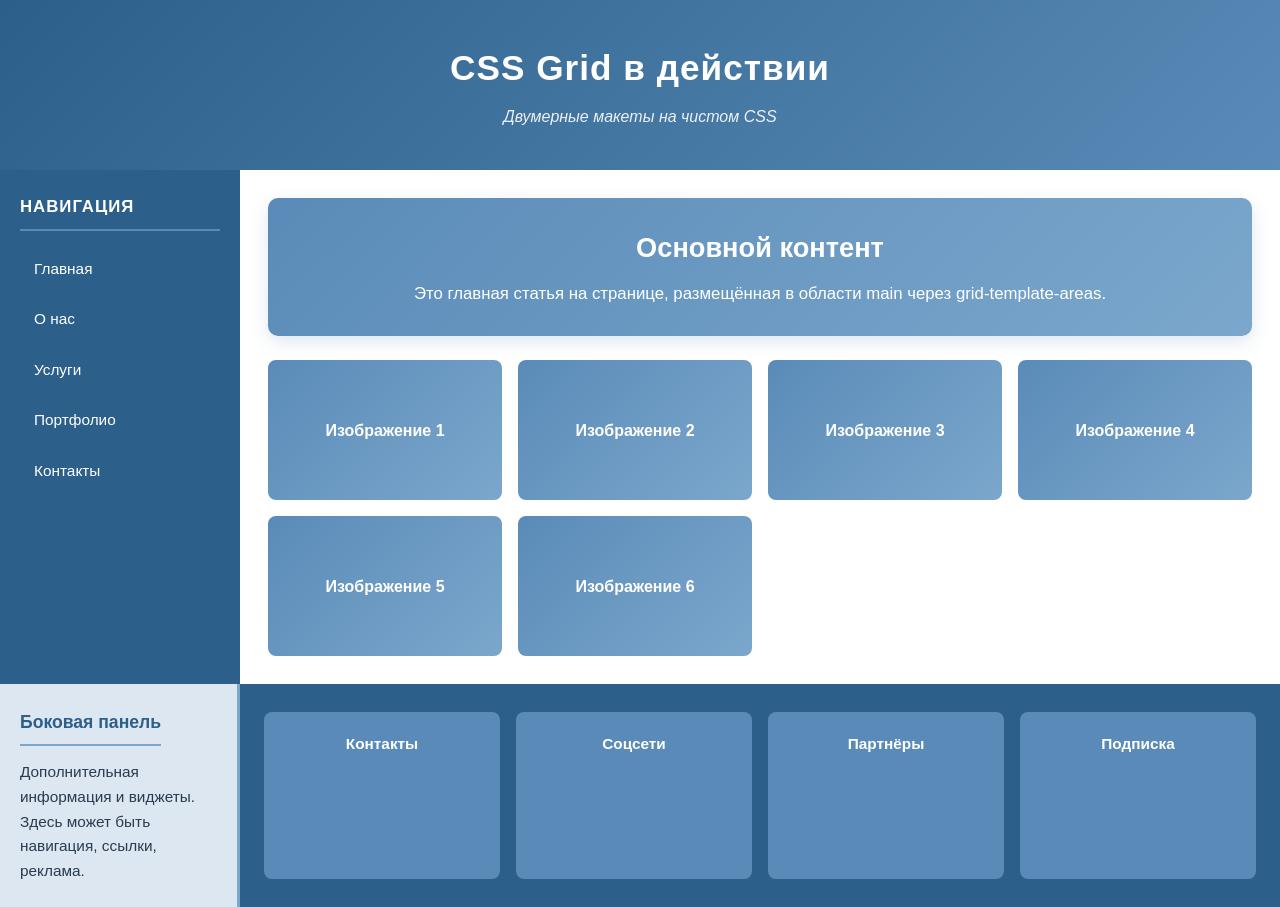
<file: css_grid_practice/index.html>
<!DOCTYPE html>
<html lang="ru">
<head>
    <meta charset="UTF-8">
    <meta name="viewport" content="width=device-width, initial-scale=1.0">
    <title>CSS Grid Layout</title>
    <link rel="stylesheet" href="reset.css">
    <link rel="stylesheet" href="styles.css">
</head>
<body>

    <div class="grid-container">

        <header class="header">
            <h1>CSS Grid в действии</h1>
            <p class="subtitle">Двумерные макеты на чистом CSS</p>
        </header>

        <nav class="navigation">
            <h2>Навигация</h2>
            <ul>
                <li><a href="#">Главная</a></li>
                <li><a href="#">О нас</a></li>
                <li><a href="#">Услуги</a></li>
                <li><a href="#">Портфолио</a></li>
                <li><a href="#">Контакты</a></li>
            </ul>
        </nav>

        <main class="main-content">
            <article class="featured">
                <h2>Основной контент</h2>
                <p>Это главная статья на странице, размещённая в области main через grid-template-areas.</p>
            </article>

            <section class="gallery">
                <div class="gallery-item">Изображение 1</div>
                <div class="gallery-item">Изображение 2</div>
                <div class="gallery-item">Изображение 3</div>
                <div class="gallery-item">Изображение 4</div>
                <div class="gallery-item">Изображение 5</div>
                <div class="gallery-item">Изображение 6</div>
            </section>
        </main>

        <aside class="sidebar">
            <h2>Боковая панель</h2>
            <p>Дополнительная информация и виджеты. Здесь может быть навигация, ссылки, реклама.</p>
        </aside>

        <footer class="footer">
            <div class="footer-section">Контакты</div>
            <div class="footer-section">Соцсети</div>
            <div class="footer-section">Партнёры</div>
            <div class="footer-section">Подписка</div>
        </footer>

    </div>

</body>
</html>
</file>
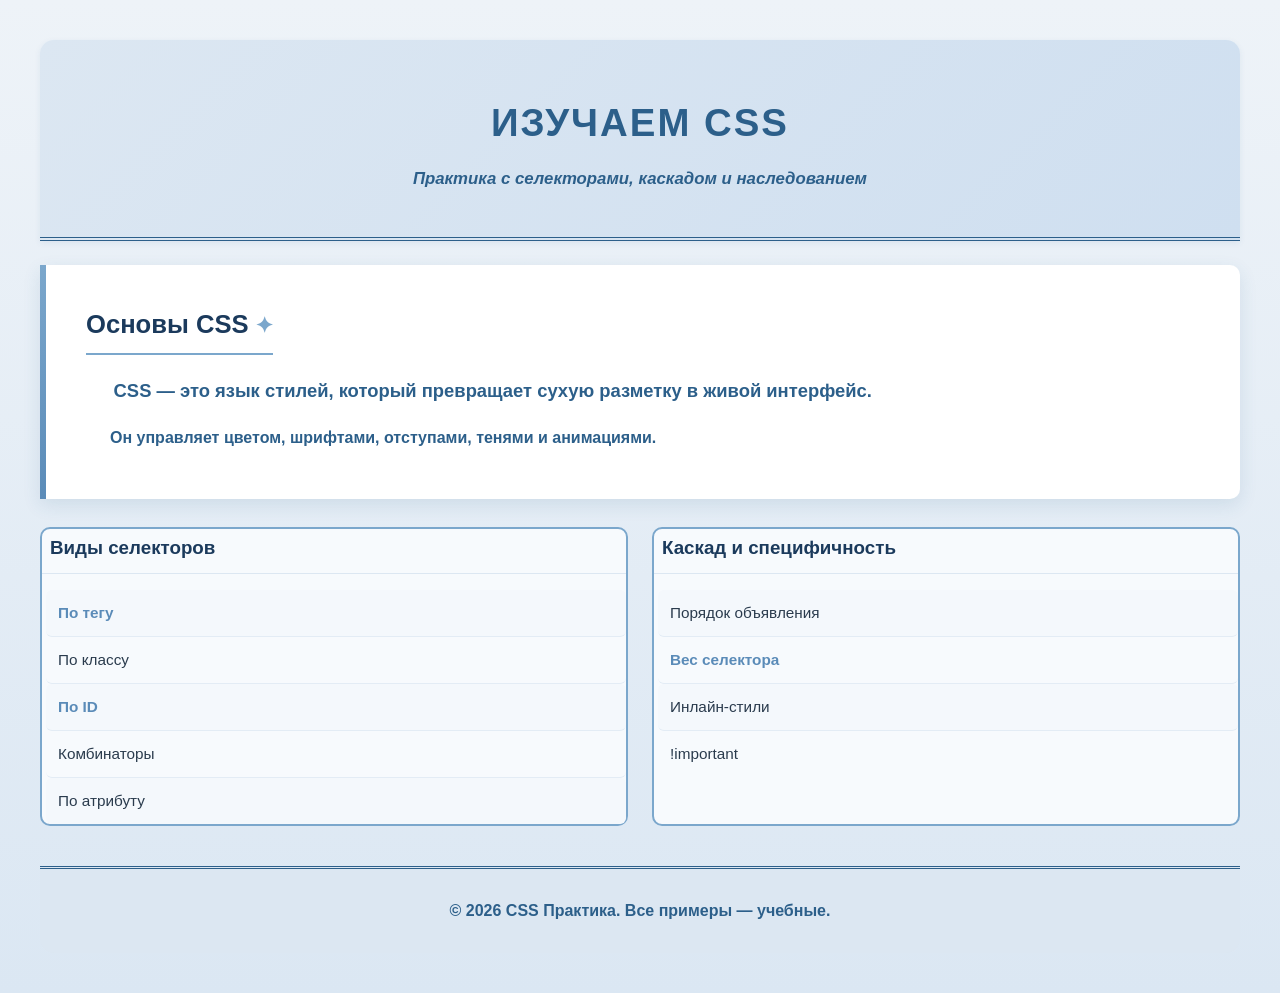
<file: css_practice/index.html>
<!DOCTYPE html>
<html lang="ru">
<head>
    <meta charset="UTF-8">
    <meta name="viewport" content="width=device-width, initial-scale=1.0">
    <title>CSS: Селекторы и каскад</title>
    <link rel="stylesheet" href="reset.css">
    <link rel="stylesheet" href="styles.css">
</head>
<body>

    <header class="main-header">
        <h1 id="site-title">Изучаем CSS</h1>
        <p class="subtitle">Практика с селекторами, каскадом и наследованием</p>
    </header>

    <main class="content">
        <article class="post featured-post">
            <h2>Основы CSS</h2>
            <p class="intro">CSS — это язык стилей, который превращает сухую разметку в живой интерфейс.</p>
            <p>Он управляет цветом, шрифтами, отступами, тенями и анимациями.</p>
        </article>

        <section class="examples">
            <div class="card">
                <h3>Виды селекторов</h3>
                <ul>
                    <li class="important">По тегу</li>
                    <li>По классу</li>
                    <li class="important">По ID</li>
                    <li>Комбинаторы</li>
                    <li>По атрибуту</li>
                </ul>
            </div>
            <div class="card">
                <h3>Каскад и специфичность</h3>
                <ul>
                    <li>Порядок объявления</li>
                    <li class="important">Вес селектора</li>
                    <li>Инлайн-стили</li>
                    <li>!important</li>
                </ul>
            </div>
        </section>
    </main>

    <footer class="main-footer">
        <p>&copy; 2026 CSS Практика. Все примеры — учебные.</p>
    </footer>

</body>
</html>
</file>
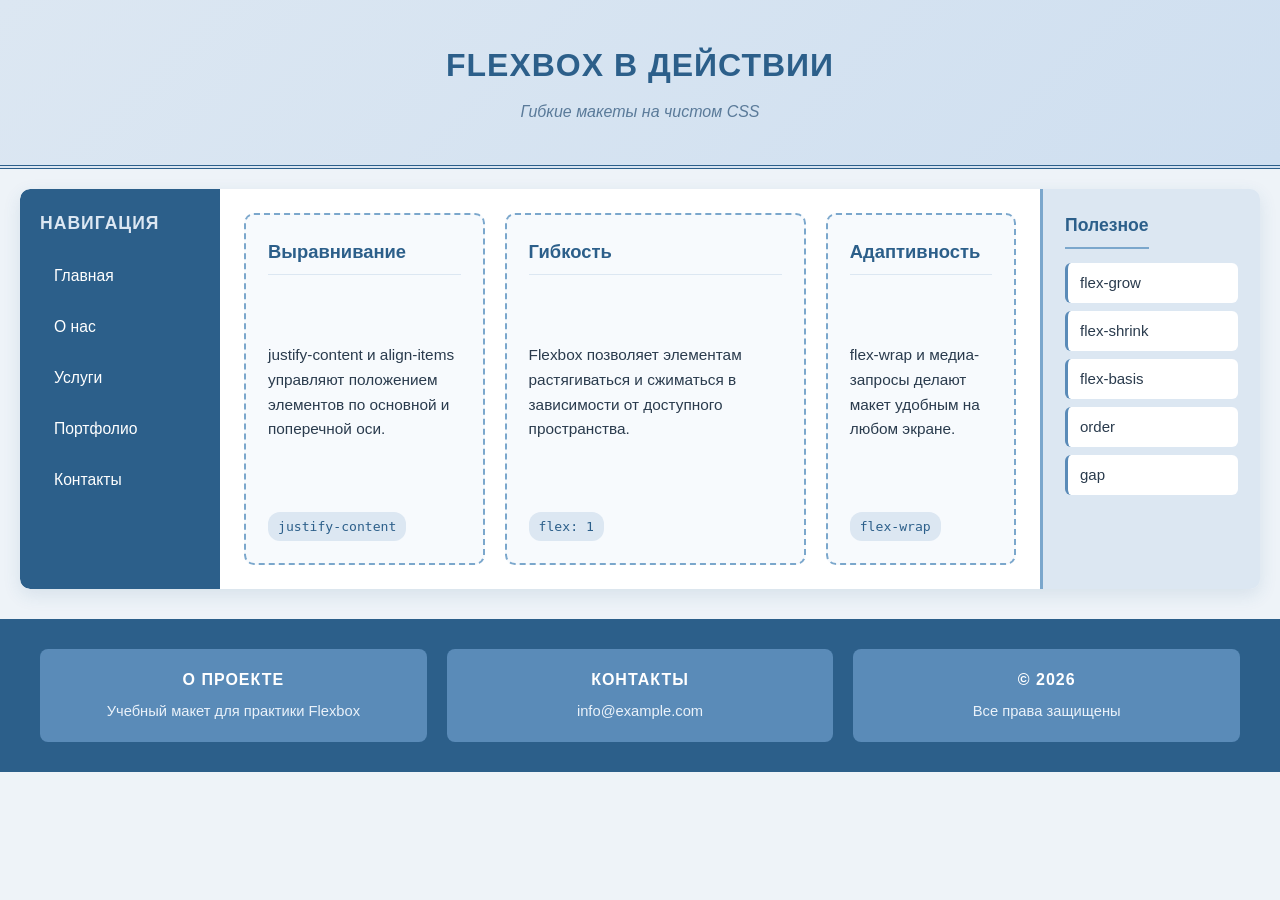
<file: flexbox_practice/index.html>
<!DOCTYPE html>
<html lang="ru">
<head>
    <meta charset="UTF-8">
    <meta name="viewport" content="width=device-width, initial-scale=1.0">
    <title>Flexbox Layout</title>
    <link rel="stylesheet" href="reset.css">
    <link rel="stylesheet" href="styles.css">
</head>
<body>

    <header class="header">
        <h1>Flexbox в действии</h1>
        <p class="subtitle">Гибкие макеты на чистом CSS</p>
    </header>

    <main class="main">
        <nav class="navigation">
            <h2>Навигация</h2>
            <ul>
                <li><a href="#">Главная</a></li>
                <li><a href="#">О нас</a></li>
                <li><a href="#">Услуги</a></li>
                <li><a href="#">Портфолио</a></li>
                <li><a href="#">Контакты</a></li>
            </ul>
        </nav>

        <section class="content">
            <article class="card">
                <h3>Гибкость</h3>
                <p>Flexbox позволяет элементам растягиваться и сжиматься в зависимости от доступного пространства.</p>
                <span class="tag">flex: 1</span>
            </article>

            <article class="card">
                <h3>Выравнивание</h3>
                <p>justify-content и align-items управляют положением элементов по основной и поперечной оси.</p>
                <span class="tag">justify-content</span>
            </article>

            <article class="card">
                <h3>Адаптивность</h3>
                <p>flex-wrap и медиа-запросы делают макет удобным на любом экране.</p>
                <span class="tag">flex-wrap</span>
            </article>
        </section>

        <aside class="sidebar">
            <h3>Полезное</h3>
            <ul>
                <li>flex-grow</li>
                <li>flex-shrink</li>
                <li>flex-basis</li>
                <li>order</li>
                <li>gap</li>
            </ul>
        </aside>
    </main>

    <footer class="footer">
        <div class="footer-content">
            <div class="footer-section">
                <h4>О проекте</h4>
                <p>Учебный макет для практики Flexbox</p>
            </div>
            <div class="footer-section">
                <h4>Контакты</h4>
                <p>info@example.com</p>
            </div>
            <div class="footer-section">
                <h4>© 2026</h4>
                <p>Все права защищены</p>
            </div>
        </div>
    </footer>

</body>
</html>
</file>
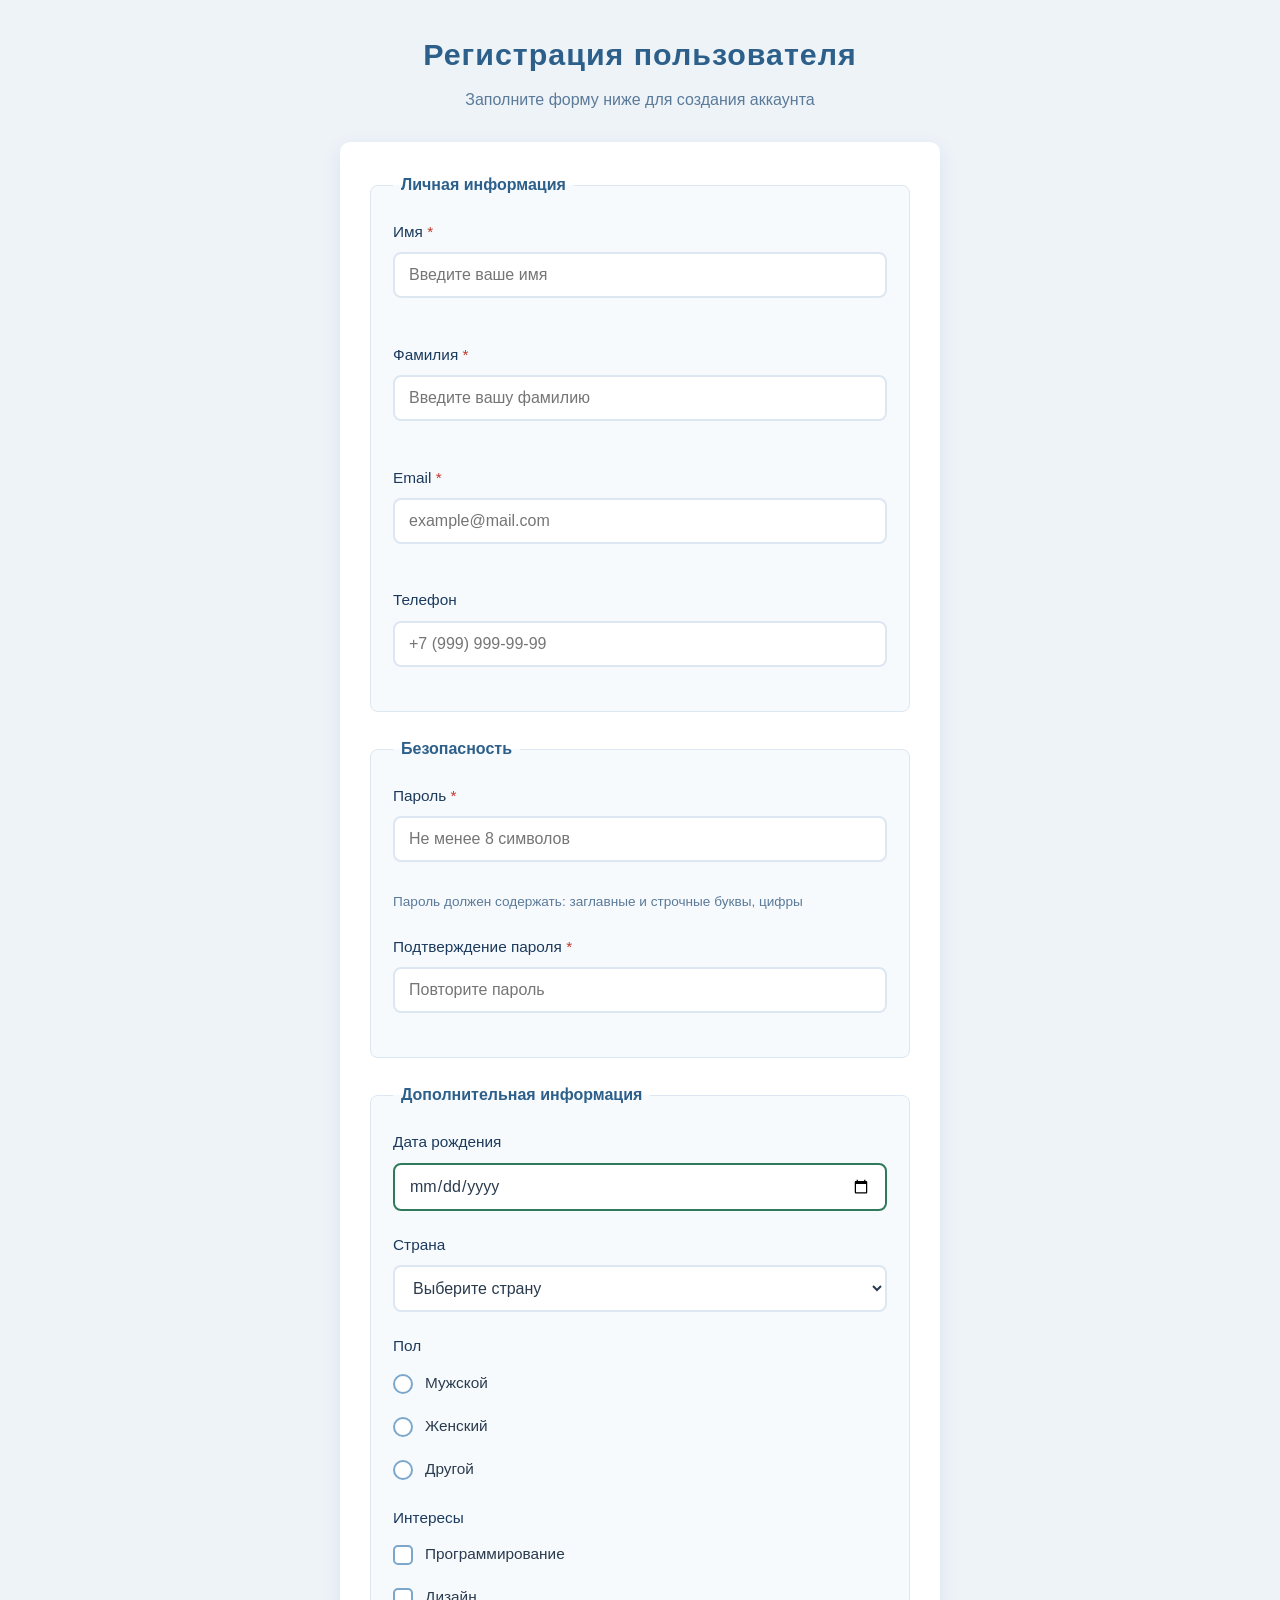
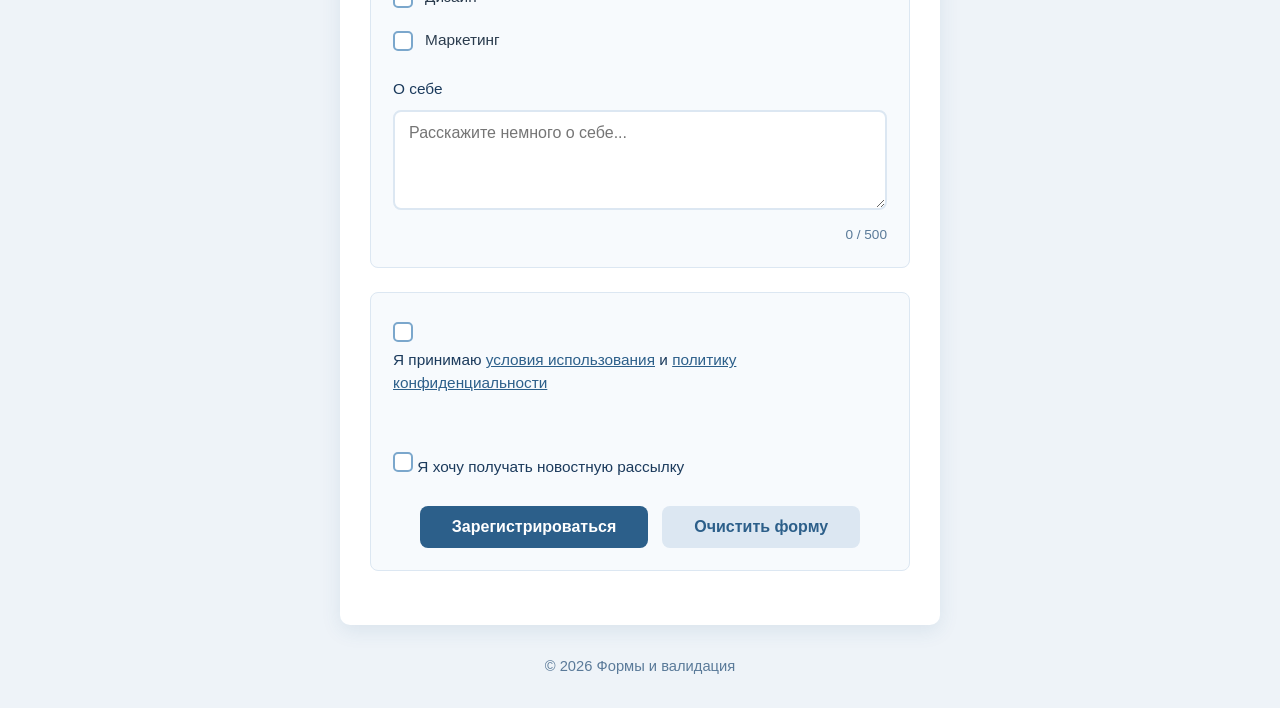
<file: forms_validation/index.html>
<!DOCTYPE html>
<html lang="ru">
<head>
    <meta charset="UTF-8">
    <meta name="viewport" content="width=device-width, initial-scale=1.0">
    <title>Вёрстка и валидация форм</title>
    <link rel="stylesheet" href="reset.css">
    <link rel="stylesheet" href="styles.css">
</head>
<body>

    <div class="container">
        <header class="header">
            <h1>Регистрация пользователя</h1>
            <p>Заполните форму ниже для создания аккаунта</p>
        </header>

        <main class="main">
            <form class="registration-form" id="registrationForm" novalidate>

                <fieldset class="form-section">
                    <legend>Личная информация</legend>

                    <div class="form-group">
                        <label for="firstName" class="required">Имя</label>
                        <input type="text" id="firstName" name="firstName" required
                               minlength="2" maxlength="50"
                               placeholder="Введите ваше имя">
                        <span class="error-message" id="firstNameError"></span>
                    </div>

                    <div class="form-group">
                        <label for="lastName" class="required">Фамилия</label>
                        <input type="text" id="lastName" name="lastName" required
                               minlength="2" maxlength="50"
                               placeholder="Введите вашу фамилию">
                        <span class="error-message" id="lastNameError"></span>
                    </div>

                    <div class="form-group">
                        <label for="email" class="required">Email</label>
                        <input type="email" id="email" name="email" required
                               placeholder="example@mail.com">
                        <span class="error-message" id="emailError"></span>
                    </div>

                    <div class="form-group">
                        <label for="phone">Телефон</label>
                        <input type="tel" id="phone" name="phone"
                               pattern="\+7\s?\(\d{3}\)\s?\d{3}-\d{2}-\d{2}"
                               placeholder="+7 (999) 999-99-99">
                        <span class="error-message" id="phoneError"></span>
                    </div>
                </fieldset>

                <fieldset class="form-section">
                    <legend>Безопасность</legend>

                    <div class="form-group">
                        <label for="password" class="required">Пароль</label>
                        <input type="password" id="password" name="password" required
                               minlength="8" pattern="(?=.*[a-z])(?=.*[A-Z])(?=.*\d).+"
                               placeholder="Не менее 8 символов">
                        <span class="error-message" id="passwordError"></span>
                        <div class="password-requirements">
                            Пароль должен содержать: заглавные и строчные буквы, цифры
                        </div>
                    </div>

                    <div class="form-group">
                        <label for="confirmPassword" class="required">Подтверждение пароля</label>
                        <input type="password" id="confirmPassword" name="confirmPassword" required
                               placeholder="Повторите пароль">
                        <span class="error-message" id="confirmPasswordError"></span>
                    </div>
                </fieldset>

                <fieldset class="form-section">
                    <legend>Дополнительная информация</legend>

                    <div class="form-group">
                        <label for="birthDate">Дата рождения</label>
                        <input type="date" id="birthDate" name="birthDate"
                               min="1900-01-01" max="2026-12-31">
                    </div>

                    <div class="form-group">
                        <label for="country">Страна</label>
                        <select id="country" name="country">
                            <option value="">Выберите страну</option>
                            <option value="ru">Россия</option>
                            <option value="kz">Казахстан</option>
                            <option value="by">Беларусь</option>
                            <option value="other">Другая</option>
                        </select>
                    </div>

                    <div class="form-group">
                        <span class="group-label">Пол</span>
                        <div class="radio-group">
                            <label class="option-label">
                                <input type="radio" name="gender" value="male">
                                <span class="option-box"></span>
                                <span class="option-text">Мужской</span>
                            </label>
                            <label class="option-label">
                                <input type="radio" name="gender" value="female">
                                <span class="option-box"></span>
                                <span class="option-text">Женский</span>
                            </label>
                            <label class="option-label">
                                <input type="radio" name="gender" value="other">
                                <span class="option-box"></span>
                                <span class="option-text">Другой</span>
                            </label>
                        </div>
                    </div>

                    <div class="form-group">
                        <span class="group-label">Интересы</span>
                        <div class="checkbox-group">
                            <label class="option-label">
                                <input type="checkbox" name="interests" value="programming">
                                <span class="option-box"></span>
                                <span class="option-text">Программирование</span>
                            </label>
                            <label class="option-label">
                                <input type="checkbox" name="interests" value="design">
                                <span class="option-box"></span>
                                <span class="option-text">Дизайн</span>
                            </label>
                            <label class="option-label">
                                <input type="checkbox" name="interests" value="marketing">
                                <span class="option-box"></span>
                                <span class="option-text">Маркетинг</span>
                            </label>
                        </div>
                    </div>

                    <div class="form-group">
                        <label for="bio">О себе</label>
                        <textarea id="bio" name="bio" rows="4"
                                  placeholder="Расскажите немного о себе..."
                                  maxlength="500"></textarea>
                        <div class="char-counter">
                            <span id="charCount">0</span> / 500
                        </div>
                    </div>
                </fieldset>

                <div class="form-section">
                    <div class="form-group">
                        <label class="option-label option-label--block">
                            <input type="checkbox" id="terms" name="terms" required>
                            <span class="option-box"></span>
                            <span class="option-text">
                                Я принимаю <a href="#">условия использования</a> и
                                <a href="#">политику конфиденциальности</a>
                            </span>
                        </label>
                        <span class="error-message" id="termsError"></span>
                    </div>

                    <div class="form-group">
                        <label class="option-label option-label--block">
                            <input type="checkbox" id="newsletter" name="newsletter">
                            <span class="option-box"></span>
                            <span class="option-text">Я хочу получать новостную рассылку</span>
                        </label>
                    </div>

                    <div class="form-actions">
                        <button type="submit" class="btn btn-primary">Зарегистрироваться</button>
                        <button type="reset" class="btn btn-secondary">Очистить форму</button>
                    </div>
                </div>

            </form>
        </main>

        <footer class="footer">
            <p>&copy; 2026 Формы и валидация</p>
        </footer>
    </div>

    <script src="script.js"></script>

</body>
</html>
</file>
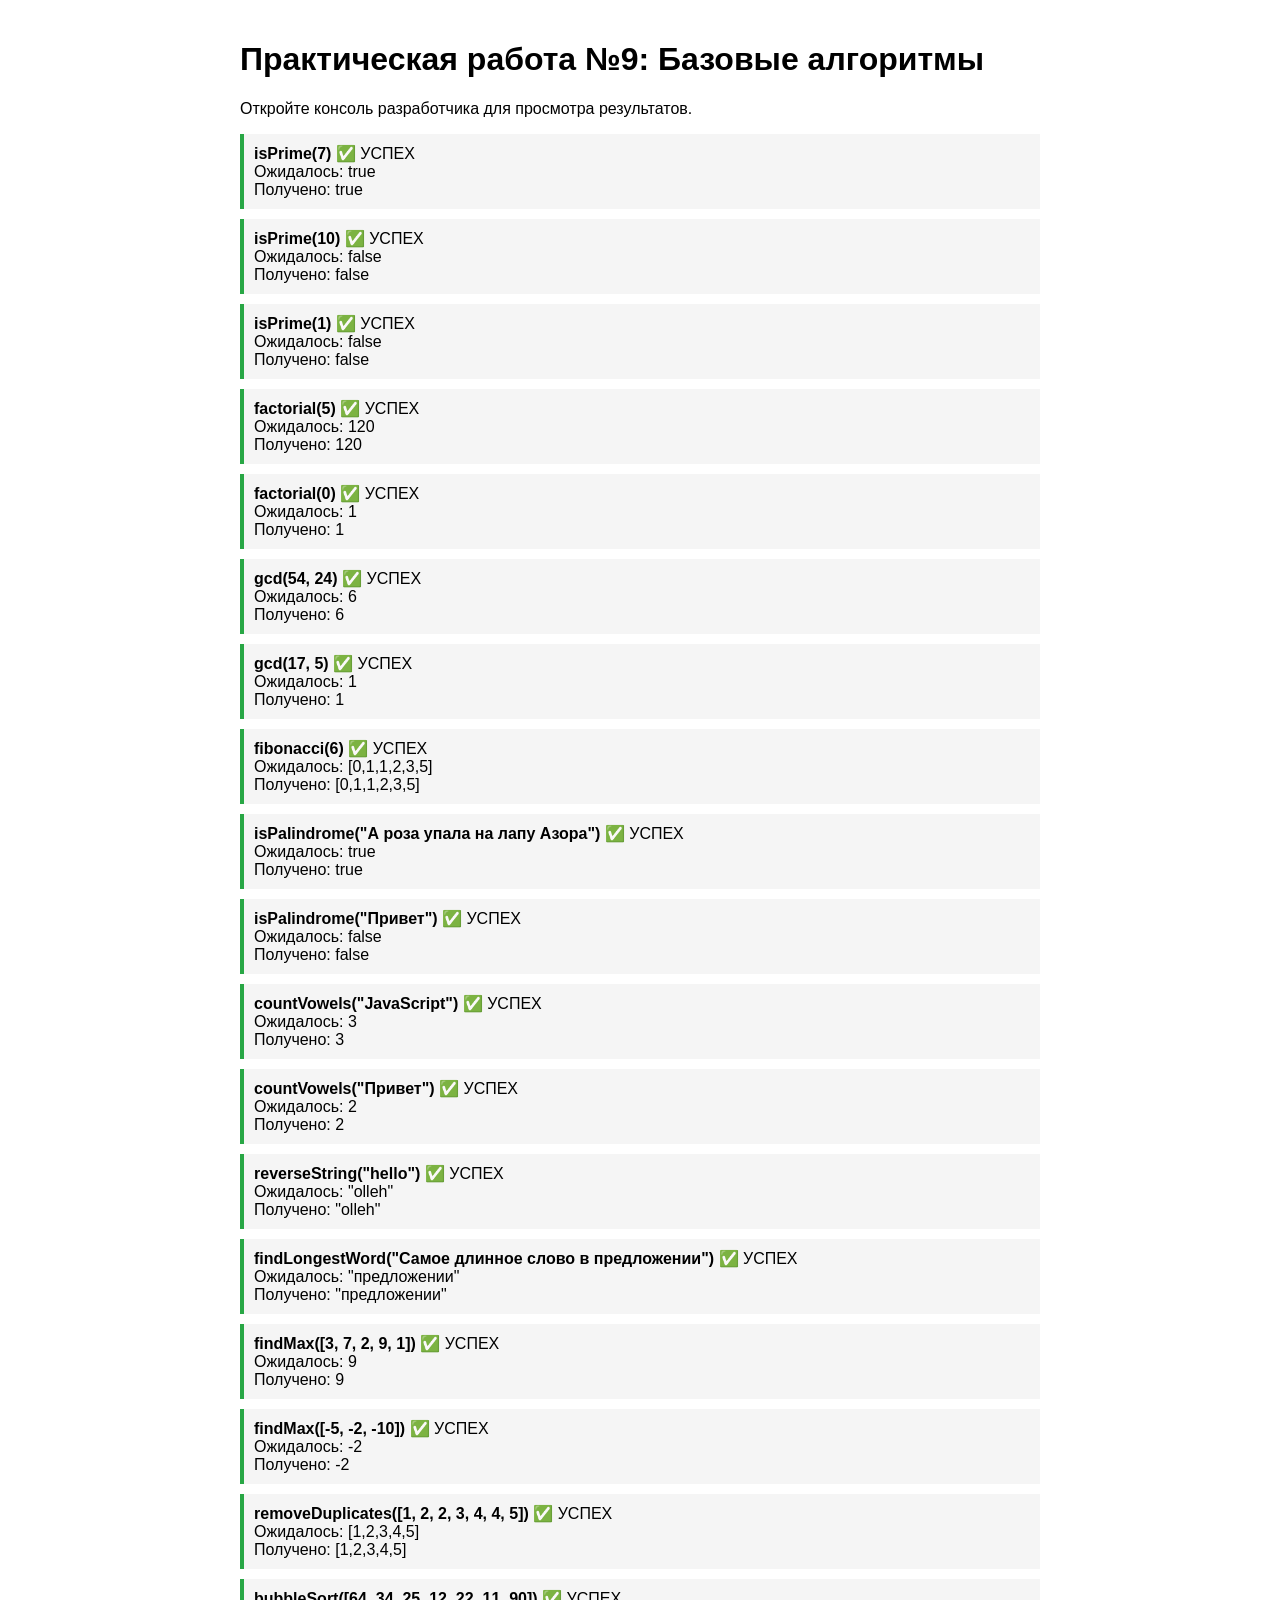
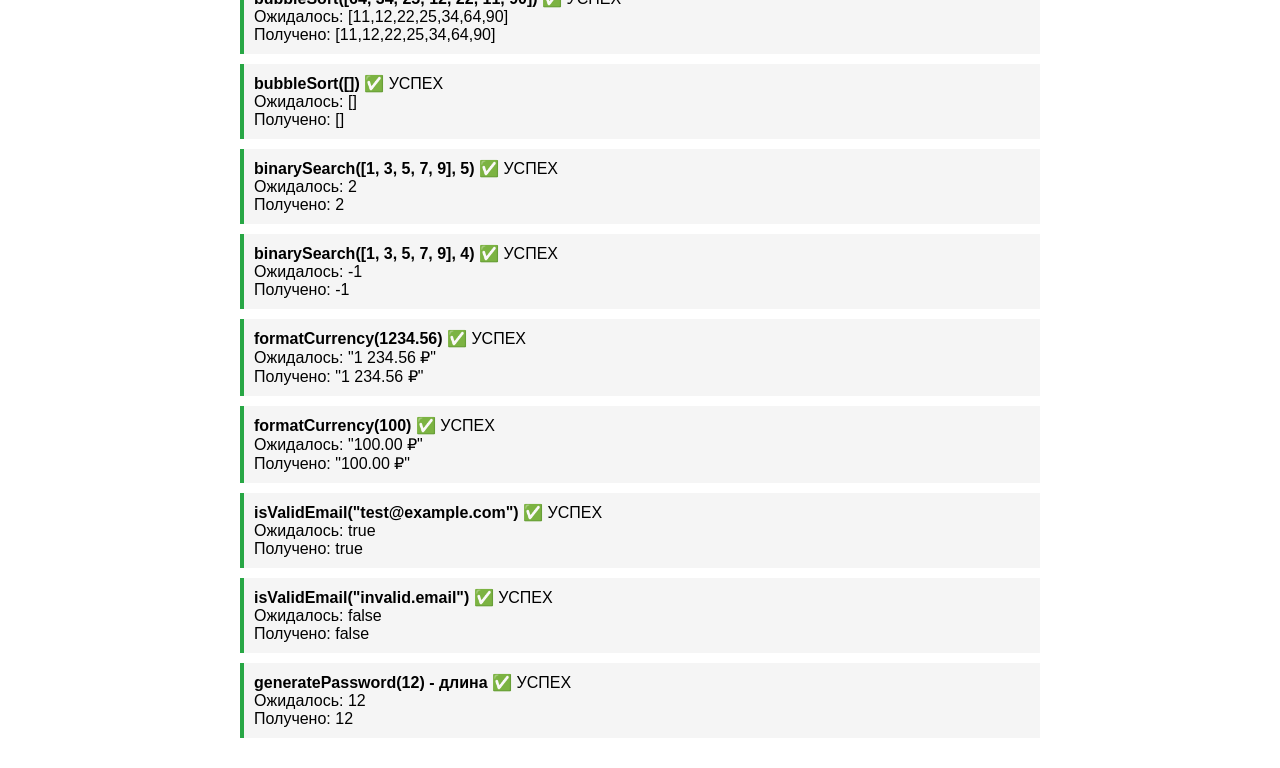
<file: js_algorithms/index.html>
<!DOCTYPE html>
<html lang="ru">
<head>
    <meta charset="UTF-8">
    <meta name="viewport" content="width=device-width, initial-scale=1.0">
    <title>JavaScript: Базовые алгоритмы</title>
    <style>
        body {
            font-family: Arial, sans-serif;
            max-width: 800px;
            margin: 0 auto;
            padding: 20px;
        }
        .test-result {
            margin: 10px 0;
            padding: 10px;
            border-left: 4px solid #007acc;
            background: #f5f5f5;
        }
        .success { border-color: #28a745; }
        .error { border-color: #dc3545; }
    </style>
</head>
<body>
    <h1>Практическая работа №9: Базовые алгоритмы</h1>
    <p>Откройте консоль разработчика для просмотра результатов.</p>
    <div id="testResults"></div>

    <script src="algorithms.js"></script>
    <script src="tests.js"></script>
</body>
</html>
</file>
<file: css_grid_practice/styles.css>
/* =============================
   Переменные
   ============================= */
:root {
    --accent: #2c5f8a;
    --accent-2: #5a8bb8;
    --accent-3: #7ba7cc;
    --accent-soft: #dce7f2;

    --bg-page: #eef3f8;
    --bg-card: #f7fafd;
    --bg-white: #ffffff;

    --text-main: #2a3b4d;
    --text-soft: #5a7a99;
    --text-heading: #1b3a5c;

    --radius: 10px;
    --transition: 0.3s ease;
}

/* =============================
   Grid-контейнер
   ============================= */
.grid-container {
    display: grid;
    grid-template-areas:
        "header header"
        "nav main"
        "sidebar footer";
    grid-template-rows: auto 1fr auto;
    grid-template-columns: 240px 1fr;
    min-height: 100vh;
    gap: 0;
}

/* =============================
   Шапка
   ============================= */
.header {
    grid-area: header;
    background: linear-gradient(135deg, #2c5f8a 0%, #5a8bb8 100%);
    color: white;
    padding: 40px 30px;
    text-align: center;
}

.header h1 {
    font-size: 2.2em;
    margin-bottom: 8px;
    letter-spacing: 1px;
}

.header .subtitle {
    font-style: italic;
    opacity: 0.9;
    font-size: 1em;
}

/* =============================
   Навигация
   ============================= */
.navigation {
    grid-area: nav;
    background-color: var(--accent);
    color: white;
    padding: 24px 20px;
}

.navigation h2 {
    margin-bottom: 16px;
    font-size: 1.05em;
    text-transform: uppercase;
    letter-spacing: 1px;
    border-bottom: 2px solid var(--accent-2);
    padding-bottom: 8px;
}

.navigation ul {
    display: flex;
    flex-direction: column;
    gap: 6px;
}

.navigation a {
    display: block;
    color: white;
    padding: 10px 14px;
    border-radius: 6px;
    font-size: 0.96em;
    transition: background-color var(--transition), padding-left var(--transition);
}

.navigation a:hover {
    background-color: var(--accent-2);
    padding-left: 20px;
}

/* =============================
   Основной контент (вложенный Grid)
   ============================= */
.main-content {
    grid-area: main;
    display: grid;
    grid-template-rows: auto 1fr;
    gap: 24px;
    padding: 28px;
    background-color: var(--bg-white);
}

/* Featured статья */
.featured {
    background: linear-gradient(135deg, #5a8bb8 0%, #7ba7cc 100%);
    color: white;
    padding: 28px;
    border-radius: var(--radius);
    text-align: center;
    box-shadow: 0 6px 18px rgba(44, 95, 138, 0.15);
}

.featured h2 {
    font-size: 1.7em;
    margin-bottom: 12px;
}

.featured p {
    font-size: 1.05em;
    line-height: 1.6;
}

/* Галерея как Grid */
.gallery {
    display: grid;
    grid-template-columns: repeat(auto-fit, minmax(200px, 1fr));
    gap: 16px;
    align-items: start;
}

.gallery-item {
    background: linear-gradient(135deg, var(--accent-2) 0%, var(--accent-3) 100%);
    color: white;
    padding: 24px;
    border-radius: 8px;
    display: flex;
    align-items: center;
    justify-content: center;
    font-weight: 600;
    min-height: 140px;
    transition: transform var(--transition), box-shadow var(--transition);
    cursor: pointer;
}

.gallery-item:hover {
    transform: translateY(-4px);
    box-shadow: 0 10px 22px rgba(44, 95, 138, 0.25);
}

/* =============================
   Боковая панель
   ============================= */
.sidebar {
    grid-area: sidebar;
    background-color: var(--accent-soft);
    padding: 24px 20px;
    border-right: 3px solid var(--accent-3);
}

.sidebar h2 {
    color: var(--accent);
    font-size: 1.1em;
    margin-bottom: 14px;
    border-bottom: 2px solid var(--accent-3);
    padding-bottom: 8px;
    display: inline-block;
}

.sidebar p {
    color: var(--text-main);
    font-size: 0.96em;
    line-height: 1.6;
}

/* =============================
   Футер как Grid
   ============================= */
.footer {
    grid-area: footer;
    display: grid;
    grid-template-columns: repeat(4, 1fr);
    gap: 16px;
    background-color: var(--accent);
    color: white;
    padding: 28px 24px;
}

.footer-section {
    background-color: var(--accent-2);
    padding: 20px 14px;
    border-radius: 8px;
    text-align: center;
    font-size: 0.96em;
    font-weight: 600;
    transition: background-color var(--transition);
}

.footer-section:hover {
    background-color: var(--accent-3);
}

/* =============================
   Адаптивность
   ============================= */
@media (max-width: 1024px) {
    .grid-container {
        grid-template-areas:
            "header header"
            "nav nav"
            "main main"
            "sidebar sidebar"
            "footer footer";
        grid-template-columns: 1fr;
    }

    .navigation ul {
        flex-direction: row;
        flex-wrap: wrap;
        justify-content: center;
        gap: 6px;
    }

    .gallery {
        grid-template-columns: repeat(auto-fit, minmax(160px, 1fr));
    }

    .footer {
        grid-template-columns: repeat(2, 1fr);
    }
}

@media (max-width: 480px) {
    .header {
        padding: 26px 16px;
    }

    .header h1 {
        font-size: 1.5em;
    }

    .main-content {
        padding: 18px;
        gap: 16px;
    }

    .featured {
        padding: 20px;
    }

    .featured h2 {
        font-size: 1.3em;
    }

    .gallery {
        grid-template-columns: 1fr;
    }

    .footer {
        grid-template-columns: 1fr;
        padding: 20px 16px;
    }

    .navigation,
    .sidebar {
        padding: 18px 14px;
    }
}
</file>
<file: css_practice/styles.css>
/* =============================
   CSS-переменные
   ============================= */
:root {
    --bg-page: #eef3f8;
    --bg-card: #ffffff;
    --bg-soft: #dce7f2;

    --text-main: #2a3b4d;
    --text-soft: #5a7a99;
    --text-heading: #1b3a5c;

    --accent: #2c5f8a;
    --accent-2: #5a8bb8;
    --accent-3: #7ba7cc;
    --accent-4: #3a6f9c;

    --radius-sm: 6px;
    --radius-md: 10px;
    --radius-lg: 14px;

    --shadow-sm: 0 2px 6px rgba(44, 95, 138, 0.08);
    --shadow-md: 0 6px 18px rgba(44, 95, 138, 0.12);
    --shadow-lg: 0 12px 28px rgba(44, 95, 138, 0.18);

    --transition: 0.3s ease;
}

/* =============================
   Базовые селекторы
   ============================= */
body {
    font-family: 'Segoe UI', 'Helvetica Neue', Arial, sans-serif;
    line-height: 1.7;
    color: var(--text-main);
    background: linear-gradient(180deg, var(--bg-page) 0%, #dbe7f3 100%);
    padding: 40px 40px;
    min-height: 100vh;
}

h1 {
    color: var(--text-heading);
    letter-spacing: 1px;
    line-height: 1.3;
}

h2,
h3 {
    color: var(--text-heading);
}

h2 {
    font-size: 1.6em;
    border-bottom: 2px solid var(--accent-3);
    padding-bottom: 10px;
    margin-top: 6px;
    margin-bottom: 20px;
    display: inline-block;
    line-height: 1.4;
}

h3 {
    font-size: 1.25em;
    border-bottom: 1px solid var(--bg-soft);
    padding: 0 4px 12px 8px;
    margin: 6px 0 16px 0;
    line-height: 1.4;
}

/* Шапка */
.main-header {
    background: linear-gradient(135deg, #dce7f2 0%, #cfdff0 100%);
    padding: 50px 40px 40px;
    border-radius: var(--radius-lg) var(--radius-lg) 0 0;
    border-bottom: 4px double var(--accent);
    text-align: center;
    box-shadow: var(--shadow-sm);
    transition: background-color var(--transition);
}

.subtitle {
    font-style: italic;
    color: var(--text-soft);
    font-size: 1.05em;
    margin-top: 12px;
    margin-bottom: 4px;
    line-height: 1.6;
}

#site-title {
    text-align: center;
    margin-top: 8px;
    margin-bottom: 18px;
    font-size: 2.4em;
    text-transform: uppercase;
    color: var(--accent);
    letter-spacing: 2px;
    line-height: 1.3;
}

/* =============================
   Комбинированные селекторы
   ============================= */
.content > article {
    background-color: var(--bg-card);
    padding: 36px 40px 32px;
    margin: 24px 0;
    border-left: 6px solid var(--accent-3);
    border-radius: 0 var(--radius-md) var(--radius-md) 0;
    box-shadow: var(--shadow-md);
    position: relative;
}

.content > article::before {
    content: "";
    position: absolute;
    top: 0;
    left: -6px;
    width: 6px;
    height: 100%;
    background: linear-gradient(180deg, var(--accent-3), var(--accent-2));
}

.post p {
    margin-bottom: 16px;
    text-indent: 1.5em;
    color: var(--text-main);
    line-height: 1.7;
}

h2 + p {
    font-weight: bold;
    font-size: 1.12em;
    color: var(--accent);
    margin-bottom: 18px;
}

/* =============================
   Карточки и списки
   ============================= */
.card {
    border: 2px dashed var(--accent-3);
    padding: 26px 28px 18px 32px;
    border-radius: var(--radius-md);
    background-color: #f7fafd;
    transition: transform var(--transition), box-shadow var(--transition),
                border-color var(--transition);
    display: flex;
    flex-direction: column;
}

ul {
    display: flex;
    flex-direction: column;
    gap: 0;
    margin: 0;
    padding-left: 4px;
}

ul li {
    color: var(--text-main);
    font-size: 1.02em;
    padding: 10px 8px 10px 12px;
    border-bottom: 1px solid #e3ecf5;
    border-radius: var(--radius-sm);
    transition: background-color var(--transition), color var(--transition);
}

ul li:last-child {
    border-bottom: none;
}

/* =============================
   Каскад
   ============================= */
p {
    color: var(--text-main);
    font-size: 16px;
}

.featured-post .intro {
    color: var(--accent);
    font-size: 1.15em;
    font-weight: 600;
    margin-bottom: 18px;
}

/* =============================
   Специфичность
   ============================= */
.important {
    color: var(--accent);
    font-weight: bold;
}

li.important {
    color: var(--accent-4);
    font-weight: 600;
}

ul li.important {
    color: var(--accent-2) !important;
}

/* =============================
   Наследование
   ============================= */
.card {
    border: 2px solid var(--accent-3);
    padding: inherit;
}

.examples {
    font-size: 15px;
    font-weight: normal;
    display: grid;
    grid-template-columns: repeat(auto-fit, minmax(280px, 1fr));
    gap: 24px;
    margin-top: 28px;
    align-items: stretch;
}

/* =============================
   Псевдоклассы и псевдоэлементы
   ============================= */
ul li:hover {
    background-color: var(--bg-soft);
    cursor: pointer;
    color: var(--accent);
}

li:nth-child(odd) {
    background-color: #f4f8fc;
}

.main-header:hover {
    background-color: #cfdff0;
}

p:first-line {
    font-weight: bold;
    color: var(--accent);
}

.post h2::after {
    content: " ✦";
    color: var(--accent-3);
    font-size: 0.85em;
}

.card:hover {
    transform: translateY(-4px);
    box-shadow: var(--shadow-lg);
    border-color: var(--accent);
}

/* =============================
   Подвал
   ============================= */
.main-footer {
    background-color: var(--bg-soft);
    color: var(--accent);
    padding: 28px 24px;
    text-align: center;
    border-radius: 0 0 var(--radius-lg) var(--radius-lg);
    margin-top: 40px;
    border-top: 3px double currentColor;
    font-size: 0.95em;
}

/* =============================
   Анимация
   ============================= */
@keyframes slideFadeIn {
    from {
        opacity: 0;
        transform: translateY(14px);
    }
    to {
        opacity: 1;
        transform: translateY(0);
    }
}

.card {
    animation: slideFadeIn 0.6s ease-out both;
}

.card:nth-of-type(2) {
    animation-delay: 0.12s;
}

.card:nth-of-type(3) {
    animation-delay: 0.24s;
}

/* =============================
   Медиа-запросы
   ============================= */
@media (max-width: 768px) {
    body {
        padding: 20px 16px;
    }

    #site-title {
        font-size: 1.7em;
        letter-spacing: 1px;
    }

    .main-header {
        padding: 34px 22px 28px;
    }

    .content > article {
        padding: 26px 24px 22px;
        margin: 16px 0;
    }

    h2 {
        font-size: 1.35em;
    }

    .examples {
        gap: 18px;
    }

    .card {
        padding: 22px 22px 14px 24px;
    }
}

@media (max-width: 480px) {
    body {
        font-size: 14px;
        padding: 12px 10px;
    }

    #site-title {
        font-size: 1.4em;
    }

    .subtitle {
        font-size: 0.95em;
    }

    .content > article {
        padding: 20px 18px 18px;
    }

    .main-footer {
        padding: 18px;
        font-size: 0.9em;
    }

    ul li {
        font-size: 0.98em;
        padding: 9px 6px 9px 10px;
    }

    .card {
        padding: 20px 18px 12px 20px;
    }
}
</file>
<file: flexbox_practice/styles.css>
/* =============================
   Переменные
   ============================= */
:root {
    --accent: #2c5f8a;
    --accent-2: #5a8bb8;
    --accent-3: #7ba7cc;
    --accent-soft: #dce7f2;

    --bg-page: #eef3f8;
    --bg-card: #f7fafd;
    --bg-white: #ffffff;

    --text-main: #2a3b4d;
    --text-soft: #5a7a99;
    --text-heading: #1b3a5c;

    --radius: 10px;
    --transition: 0.3s ease;
}

/* =============================
   Шапка
   ============================= */
.header {
    display: flex;
    justify-content: center;
    align-items: center;
    flex-direction: column;
    background: linear-gradient(135deg, #dce7f2 0%, #cfdff0 100%);
    color: var(--text-heading);
    padding: 40px 20px;
    text-align: center;
    border-bottom: 4px double var(--accent);
}

.header h1 {
    font-size: 2em;
    letter-spacing: 1px;
    color: var(--accent);
    text-transform: uppercase;
}

.header .subtitle {
    margin-top: 8px;
    font-style: italic;
    color: var(--text-soft);
}

/* =============================
   Горизонтальное меню навигации
   ============================= */
.navigation {
    flex: 0 0 200px;
    background-color: var(--accent);
    color: white;
    padding: 20px;
    border-radius: var(--radius) 0 0 var(--radius);
}

.navigation h2 {
    margin-bottom: 16px;
    color: var(--accent-soft);
    font-size: 1.1em;
    text-transform: uppercase;
    letter-spacing: 1px;
}

.navigation ul {
    display: flex;
    flex-direction: column;
    gap: 6px;
}

.navigation li {
    text-align: left;
}

.navigation a {
    display: block;
    color: white;
    padding: 10px 14px;
    border-radius: 6px;
    transition: background-color var(--transition), padding-left var(--transition);
    font-size: 0.98em;
}

.navigation a:hover {
    background-color: var(--accent-2);
    padding-left: 20px;
}

/* =============================
   Карточки
   ============================= */
.content {
    flex: 1;
    display: flex;
    flex-wrap: wrap;
    gap: 20px;
    padding: 24px;
    background-color: var(--bg-white);
    align-items: stretch;
}

.card {
    flex: 1 1 220px;
    display: flex;
    flex-direction: column;
    justify-content: space-between;
    background-color: var(--bg-card);
    padding: 22px;
    border-radius: var(--radius);
    border: 2px dashed var(--accent-3);
    transition: transform var(--transition), box-shadow var(--transition),
                border-color var(--transition);
}

.card:hover {
    transform: translateY(-4px);
    box-shadow: 0 10px 24px rgba(44, 95, 138, 0.15);
    border-color: var(--accent);
}

.card h3 {
    margin-bottom: 12px;
    color: var(--accent);
    font-size: 1.15em;
    border-bottom: 1px solid var(--accent-soft);
    padding-bottom: 8px;
}

.card p {
    color: var(--text-main);
    margin-bottom: 14px;
    font-size: 0.96em;
}

.tag {
    display: inline-block;
    align-self: flex-start;
    background-color: var(--accent-soft);
    color: var(--accent);
    font-size: 0.82em;
    padding: 4px 10px;
    border-radius: 12px;
    font-family: 'Consolas', monospace;
}

/* =============================
   Основной макет страницы
   ============================= */
.main {
    display: flex;
    min-height: 400px;
    gap: 0;
    margin: 20px;
    border-radius: var(--radius);
    overflow: hidden;
    box-shadow: 0 6px 18px rgba(44, 95, 138, 0.12);
}

/* =============================
   Боковая панель
   ============================= */
.sidebar {
    flex: 0 0 220px;
    background-color: var(--accent-soft);
    padding: 22px;
    border-left: 3px solid var(--accent-3);
}

.sidebar h3 {
    color: var(--accent);
    margin-bottom: 14px;
    font-size: 1.1em;
    border-bottom: 2px solid var(--accent-3);
    padding-bottom: 8px;
    display: inline-block;
}

.sidebar ul {
    display: flex;
    flex-direction: column;
    gap: 8px;
}

.sidebar li {
    background-color: var(--bg-white);
    padding: 8px 12px;
    border-radius: 6px;
    font-size: 0.94em;
    color: var(--text-main);
    border-left: 3px solid var(--accent-2);
    transition: background-color var(--transition), transform var(--transition);
}

.sidebar li:hover {
    background-color: #f0f6fc;
    transform: translateX(4px);
}

/* =============================
   Футер
   ============================= */
.footer {
    background-color: var(--accent);
    color: white;
    padding: 30px 20px;
    margin-top: 30px;
}

.footer-content {
    display: flex;
    justify-content: space-between;
    gap: 20px;
    max-width: 1200px;
    margin: 0 auto;
}

.footer-section {
    flex: 1;
    text-align: center;
    padding: 18px;
    background-color: var(--accent-2);
    border-radius: 8px;
    transition: background-color var(--transition);
}

.footer-section:hover {
    background-color: var(--accent-3);
}

.footer-section h4 {
    margin-bottom: 8px;
    color: white;
    font-size: 1em;
    text-transform: uppercase;
    letter-spacing: 1px;
}

.footer-section p {
    color: #eaf2fa;
    font-size: 0.92em;
}

/* =============================
   Порядок карточек
   ============================= */
.card:nth-child(1) {
    order: 2;
}

.card:nth-child(2) {
    order: 1;
}

.card:nth-child(3) {
    order: 3;
}

.card:first-child {
    flex: 2 1 260px;
}

.card:last-child {
    flex: 0.5 1 180px;
}

/* =============================
   Адаптивность
   ============================= */
@media (max-width: 768px) {
    .main {
        flex-direction: column;
    }

    .navigation {
        flex: 0 0 auto;
        border-radius: var(--radius) var(--radius) 0 0;
    }

    .navigation ul {
        flex-direction: row;
        flex-wrap: wrap;
        gap: 4px;
    }

    .navigation a {
        padding: 8px 12px;
    }

    .navigation a:hover {
        padding-left: 12px;
    }

    .sidebar {
        flex: 0 0 auto;
        border-left: none;
        border-top: 3px solid var(--accent-3);
    }

    .content {
        flex-direction: column;
    }

    .card {
        flex: 1 1 auto;
    }

    .card:first-child,
    .card:last-child {
        flex: 1 1 auto;
    }

    .footer-content {
        flex-direction: column;
        gap: 12px;
    }

    .footer-section {
        margin: 0;
    }
}

@media (max-width: 480px) {
    .header {
        padding: 26px 16px;
    }

    .header h1 {
        font-size: 1.5em;
    }

    .main {
        margin: 10px;
    }

    .content {
        padding: 16px;
    }

    .card {
        padding: 18px;
    }

    .navigation,
    .sidebar {
        padding: 16px;
    }

    .footer {
        padding: 20px 12px;
    }
}
</file>
<file: forms_validation/styles.css>
/* =============================
   Переменные
   ============================= */
:root {
    --accent: #2c5f8a;
    --accent-2: #5a8bb8;
    --accent-3: #7ba7cc;
    --accent-soft: #dce7f2;

    --bg-page: #eef3f8;
    --bg-white: #ffffff;
    --bg-soft: #f7fafd;

    --text-main: #2a3b4d;
    --text-soft: #5a7a99;
    --text-heading: #1b3a5c;

    --error: #c0392b;
    --error-soft: #fdecea;
    --success: #2f7a5b;

    --radius: 10px;
    --transition: 0.25s ease;
}

/* =============================
   Контейнер
   ============================= */
.container {
    max-width: 640px;
    margin: 0 auto;
    padding: 30px 20px;
}

/* =============================
   Шапка
   ============================= */
.header {
    text-align: center;
    margin-bottom: 30px;
}

.header h1 {
    color: var(--accent);
    margin-bottom: 8px;
    font-size: 1.9em;
    letter-spacing: 1px;
}

.header p {
    color: var(--text-soft);
    font-size: 1em;
}

/* =============================
   Форма
   ============================= */
.registration-form {
    background: var(--bg-white);
    padding: 30px;
    border-radius: var(--radius);
    box-shadow: 0 6px 20px rgba(44, 95, 138, 0.1);
}

.form-section {
    border: 1px solid var(--accent-soft);
    border-radius: 8px;
    padding: 22px;
    margin-bottom: 24px;
    background: var(--bg-soft);
}

.form-section legend {
    font-weight: 600;
    color: var(--accent);
    padding: 0 8px;
    font-size: 1em;
}

/* =============================
   Поля формы
   ============================= */
.form-group {
    margin-bottom: 22px;
}

.form-group:last-child {
    margin-bottom: 0;
}

.form-group > label,
.group-label {
    display: block;
    margin-bottom: 8px;
    font-weight: 500;
    color: var(--text-heading);
    font-size: 0.96em;
}

.form-group label.required::after {
    content: " *";
    color: var(--error);
}

.form-group input[type="text"],
.form-group input[type="email"],
.form-group input[type="tel"],
.form-group input[type="password"],
.form-group input[type="date"],
.form-group select,
.form-group textarea {
    width: 100%;
    padding: 12px 14px;
    border: 2px solid var(--accent-soft);
    border-radius: 8px;
    font-size: 1em;
    font-family: inherit;
    color: var(--text-main);
    background: var(--bg-white);
    transition: border-color var(--transition), box-shadow var(--transition);
}

.form-group input[type="text"]:focus,
.form-group input[type="email"]:focus,
.form-group input[type="tel"]:focus,
.form-group input[type="password"]:focus,
.form-group input[type="date"]:focus,
.form-group select:focus,
.form-group textarea:focus {
    outline: none;
    border-color: var(--accent);
    box-shadow: 0 0 0 4px rgba(44, 95, 138, 0.12);
}

.form-group textarea {
    resize: vertical;
    min-height: 90px;
}

/* Состояния валидности */
.form-group input:invalid:not(:focus):not(:placeholder-shown),
.form-group textarea:invalid:not(:focus):not(:placeholder-shown) {
    border-color: var(--error);
}

.form-group input:valid:not(:focus):not(:placeholder-shown),
.form-group textarea:valid:not(:focus):not(:placeholder-shown) {
    border-color: var(--success);
}

/* Стили для ошибок через JS */
.form-group input.error,
.form-group select.error,
.form-group textarea.error {
    border-color: var(--error);
    background-color: var(--error-soft);
}

.form-group input.error:focus,
.form-group select.error:focus,
.form-group textarea.error:focus {
    box-shadow: 0 0 0 4px rgba(192, 57, 43, 0.12);
}

/* Сообщения об ошибках */
.error-message {
    display: block;
    color: var(--error);
    font-size: 0.85em;
    margin-top: 6px;
    min-height: 1.2em;
}

/* =============================
   Радио и чекбоксы
   ============================= */
.radio-group,
.checkbox-group {
    display: flex;
    flex-direction: column;
    gap: 12px;
    margin-top: 4px;
}

.option-label {
    display: flex;
    align-items: flex-start;
    gap: 12px;
    cursor: pointer;
    font-size: 0.96em;
    font-weight: 400;
    color: var(--text-main);
    line-height: 1.5;
    padding: 4px 0;
    position: relative;
    user-select: none;
}

.option-label--block {
    align-items: flex-start;
}

/* Скрыть настоящий input */
.option-label input[type="radio"],
.option-label input[type="checkbox"] {
    position: absolute;
    opacity: 0;
    width: 0;
    height: 0;
    margin: 0;
    pointer-events: none;
}

/* Кастомный квадрат / круг */
.option-box {
    display: inline-block;
    width: 20px;
    height: 20px;
    border: 2px solid var(--accent-3);
    background: var(--bg-white);
    border-radius: 5px;
    flex-shrink: 0;
    margin-top: 3px;
    position: relative;
    transition: border-color var(--transition), background-color var(--transition);
}

.option-label input[type="radio"] + .option-box {
    border-radius: 50%;
}

/* Наведение */
.option-label:hover .option-box {
    border-color: var(--accent);
}

/* Фокус */
.option-label input:focus-visible + .option-box {
    box-shadow: 0 0 0 4px rgba(44, 95, 138, 0.2);
}

/* Отмеченное состояние */
.option-label input:checked + .option-box {
    border-color: var(--accent);
    background-color: var(--accent);
}

/* Галочка для чекбокса */
.option-label input[type="checkbox"]:checked + .option-box::after {
    content: "";
    position: absolute;
    left: 50%;
    top: 45%;
    width: 5px;
    height: 10px;
    border: solid white;
    border-width: 0 2px 2px 0;
    transform: translate(-50%, -50%) rotate(45deg);
}

/* Точка для радио */
.option-label input[type="radio"]:checked + .option-box::after {
    content: "";
    position: absolute;
    left: 50%;
    top: 50%;
    width: 8px;
    height: 8px;
    background: white;
    border-radius: 50%;
    transform: translate(-50%, -50%);
}

.option-text {
    flex: 1;
    display: inline-block;
}

.option-text a {
    color: var(--accent);
    text-decoration: underline;
}

/* =============================
   Счётчик символов
   ============================= */
.password-requirements,
.char-counter {
    font-size: 0.85em;
    color: var(--text-soft);
    margin-top: 6px;
}

.char-counter {
    text-align: right;
}

/* =============================
   Кнопки
   ============================= */
.form-actions {
    display: flex;
    gap: 14px;
    justify-content: center;
    margin-top: 24px;
}

.btn {
    padding: 12px 32px;
    border: none;
    border-radius: 8px;
    font-size: 1em;
    font-weight: 600;
    cursor: pointer;
    transition: background-color var(--transition), transform var(--transition), box-shadow var(--transition);
    font-family: inherit;
}

.btn-primary {
    background: var(--accent);
    color: white;
}

.btn-primary:hover {
    background: var(--accent-2);
    transform: translateY(-2px);
    box-shadow: 0 6px 16px rgba(44, 95, 138, 0.25);
}

.btn-secondary {
    background: var(--accent-soft);
    color: var(--accent);
}

.btn-secondary:hover {
    background: var(--accent-3);
    color: white;
}

/* =============================
   Подвал
   ============================= */
.footer {
    text-align: center;
    margin-top: 30px;
    color: var(--text-soft);
    font-size: 0.92em;
}

/* =============================
   Анимация ошибки
   ============================= */
@keyframes shake {
    0%, 100% { transform: translateX(0); }
    25% { transform: translateX(-5px); }
    75% { transform: translateX(5px); }
}

.form-group input.error,
.form-group select.error,
.form-group textarea.error {
    animation: shake 0.3s ease-in-out;
}

/* =============================
   Адаптивность
   ============================= */
@media (max-width: 768px) {
    .container {
        padding: 20px 16px;
    }

    .registration-form {
        padding: 22px 18px;
    }

    .form-section {
        padding: 18px 16px;
    }

    .form-actions {
        flex-direction: column;
    }

    .btn {
        width: 100%;
    }

    .radio-group,
    .checkbox-group {
        gap: 10px;
    }
}

@media (max-width: 480px) {
    .header h1 {
        font-size: 1.5em;
    }

    .registration-form {
        padding: 18px 14px;
    }

    .form-section {
        padding: 16px 14px;
    }

    .form-group input[type="text"],
    .form-group input[type="email"],
    .form-group input[type="tel"],
    .form-group input[type="password"],
    .form-group input[type="date"],
    .form-group select,
    .form-group textarea {
        padding: 10px 12px;
    }
}
</file>
